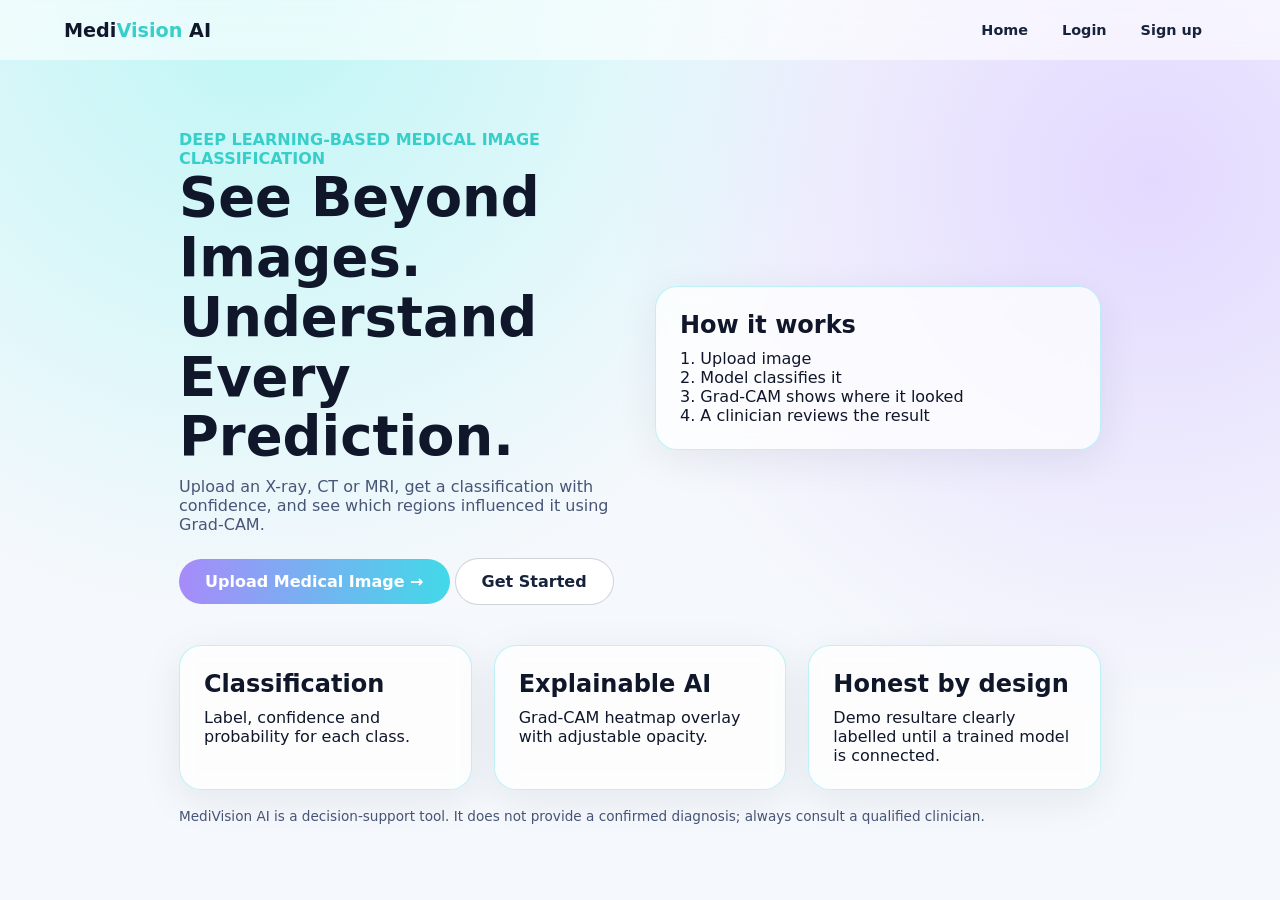
<file: frontend/index.html>
<!DOCTYPE html><html lang="en"><head><meta charset="UTF-8"><meta name="viewport" content="width=device-width,initial-scale=1">
<title>MediVision AI</title><link rel="stylesheet" href="css/style.css"></head>
<body class="bg"><script src="js/app.js"></script><script>pubnav()</script>
<main class="wrap"><section class="hero"><div>
<p style="color:var(--teal);font-weight:700">DEEP LEARNING-BASED MEDICAL IMAGE CLASSIFICATION</p>
<h1>See Beyond Images. Understand Every Prediction.</h1>
<p class="sub">Upload an X-ray, CT or MRI, get a classification with confidence, and see which regions influenced it using Grad-CAM.</p>
<a class="btn" href="upload.html">Upload Medical Image →</a> <a class="btn ghost" href="signup.html">Get Started</a></div>
<div class="card"><h2>How it works</h2><p>1. Upload image<br>2. Model classifies it<br>3. Grad-CAM shows where it looked<br>4. A clinician reviews the result</p></div></section>
<div class="grid"><div class="card"><h2>Classification</h2><p>Label, confidence and probability for each class.</p></div>
<div class="card"><h2>Explainable AI</h2><p>Grad-CAM heatmap overlay with adjustable opacity.</p></div>
<div class="card"><h2>Honest by design</h2><p>Demo resultare clearly labelled until a trained model is connected.</p></div></div>
<p class="warn">MediVision AI is a decision-support tool. It does not provide a confirmed diagnosis; always consult a qualified clinician.</p></main></body></html>
</file>
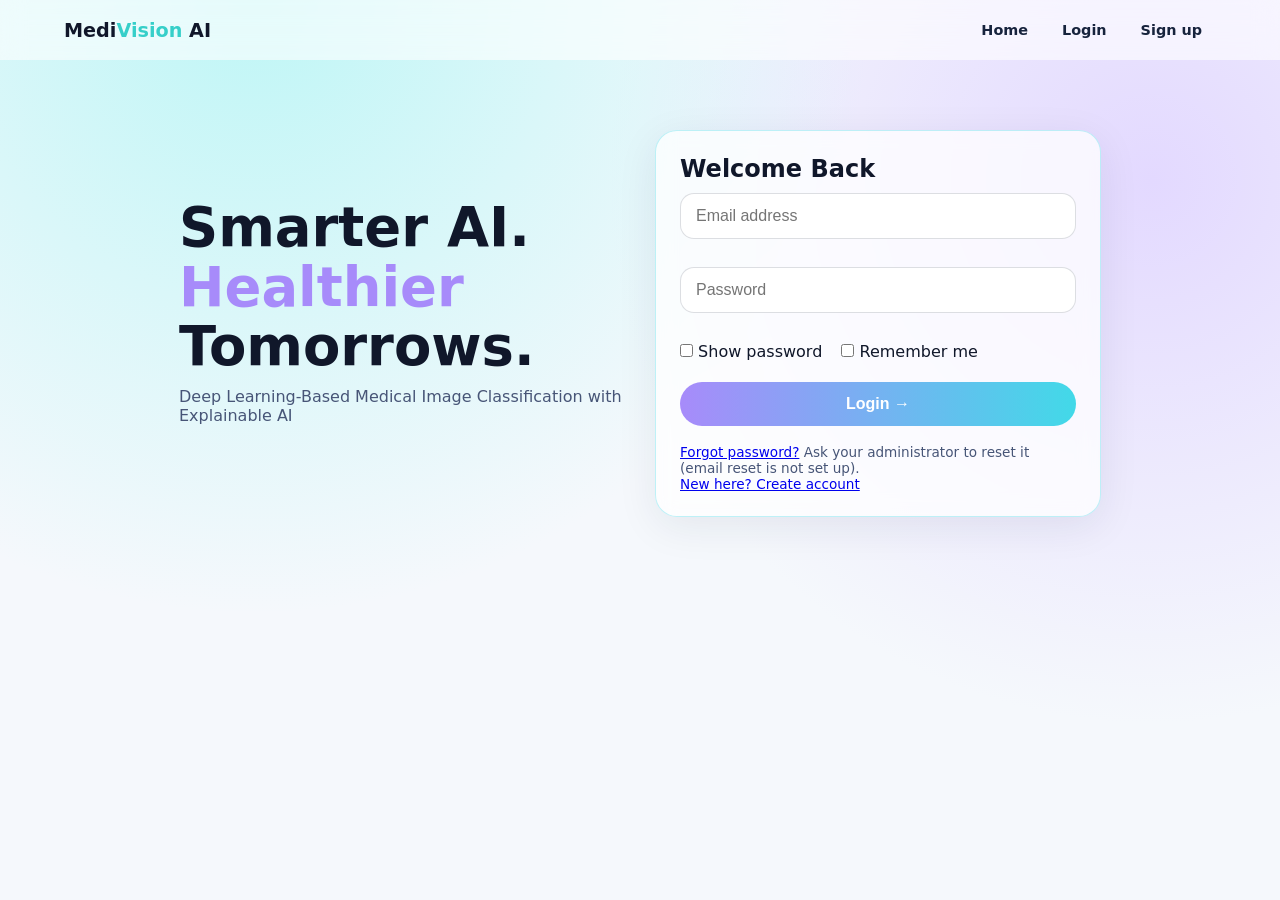
<file: frontend/classification.html>
<!DOCTYPE html><html lang="en"><head><meta charset="UTF-8"><meta name="viewport" content="width=device-width,initial-scale=1">
<title>Classification - MediVision AI</title><link rel="stylesheet" href="css/style.css"></head>
<body class="bg"><script src="js/app.js"></script><script>navbar("classification")</script>
<main class="wrap"><h1>Prediction Result</h1><div id="out"></div></main>
<script>
loadScan().then(r=>{
 if(!r){out.innerHTML='<p class="sub">Open a scan from History, or upload a new image.</p><a class="btn" href="upload.html">Upload an image</a>';return}
 const bars=Object.entries(r.probabilities).map(([k,v])=>`<p>${esc(k)}: ${v}%</p><div class="bar"><i data-w="${v}"></i></div>`).join("");
 const bad=r.label==="Abnormal";
 out.innerHTML=`<div class="grid"><div class="card"><img class="pv" src="${r.original}"></div><div class="card">
 <span class="pill ${esc(r.label)}">${bad?"⚠ ":"✓ "}${esc(r.label)}</span><h2 style="margin-top:16px">Confidence ${r.confidence}%</h2>${bars}
 <p class="warn">${esc(r.scan_type)} · ${r.patient_id?"Patient "+esc(r.patient_id)+" · ":""}${esc(r.created)}</p>
 <p class="warn"><b>Medical disclaimer:</b>A qualified clinician must review every result.</p></div></div><br>
 <a class="btn" href="explainable-ai.html?id=${r.id}">View Explanation →</a> <a class="btn ghost" href="report.html?id=${r.id}">Open Report</a> <a class="btn ghost" href="upload.html">Analyze Another</a>`;
 setTimeout(()=>document.querySelectorAll(".bar i").forEach(b=>b.style.width=b.dataset.w+"%"),50)}).catch(e=>toast(e.message,true));
</script></body></html>
</file>
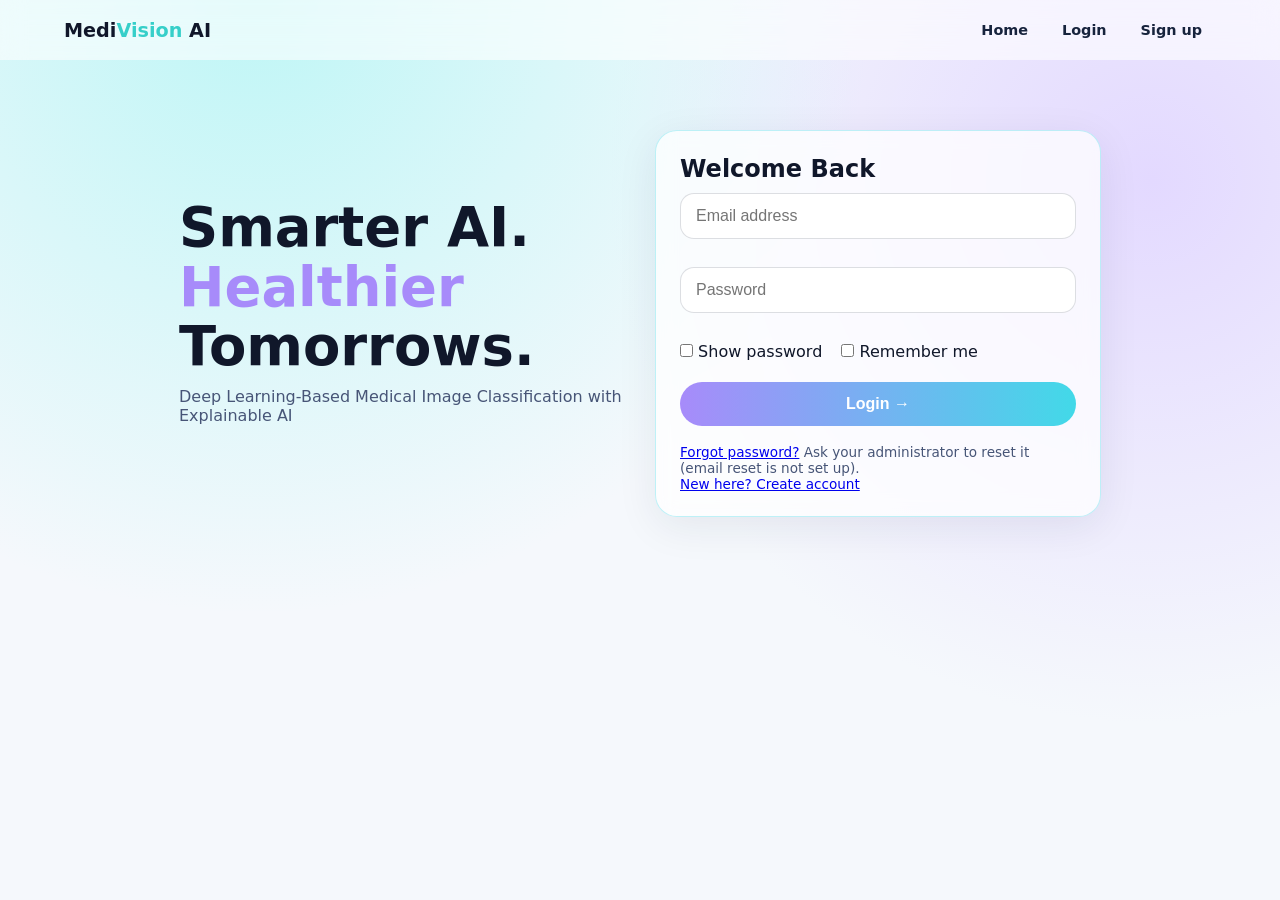
<file: frontend/explainable-ai.html>
<!DOCTYPE html><html lang="en"><head><meta charset="UTF-8"><meta name="viewport" content="width=device-width,initial-scale=1">
<title>Explainable AI - MediVision AI</title><link rel="stylesheet" href="css/style.css"></head>
<body class="bg"><script src="js/app.js"></script><script>navbar("explainable-ai")</script>
<main class="wrap"><h1>Explainable AI</h1><p class="sub">Grad-CAM: warm colours (red/yellow) mark regions that influenced the model most.</p><div id="out"></div></main>
<script>
loadScan().then(r=>{
 if(!r){out.innerHTML='<a class="btn" href="history.html">Pick a scan from History</a>';return}
 const lvl=r.confidence>=90?"high":r.confidence>=70?"moderate":"low";
 out.innerHTML=(r.mode==="demo"?'<div class="demo">The heatmap below is synthetic and does not reflect any model.</div>':"")+
 `<div class="grid"><div class="card"><h2>Original</h2><img class="pv" src="${r.original}"></div>
 <div class="card"><h2>Overlay</h2><div class="cmp"><img src="${r.original}"><img class="top" id="hm" src="${r.heatmap}" style="opacity:.6"></div>
 <p class="warn">Heatmap opacity (slide to compare with original)</p><input type="range" min="0" max="100" value="60" oninput="document.getElementById('hm').style.opacity=this.value/100"></div></div><br>
 <div class="card"><h2>Why this prediction?</h2><p>Prediction: <span class="pill ${esc(r.label)}">${esc(r.label)}</span> at ${r.confidence}% (${lvl} confidence).</p>
 <p class="warn">Red/yellow areas pushed the model toward this output. Check whether they fall on anatomically relevant regions; if they sit on text markers, borders or equipment, treat the prediction with suspicion. ${lvl==="low"?"Low confidence: seek clinician review.":""}</p>
 <p class="warn"></p></div><br><a class="btn ghost" href="classification.html?id=${r.id}">← Back</a> <a class="btn" href="report.html?id=${r.id}">Open Report →</a>`}).catch(e=>toast(e.message,true));
</script></body></html>
</file>
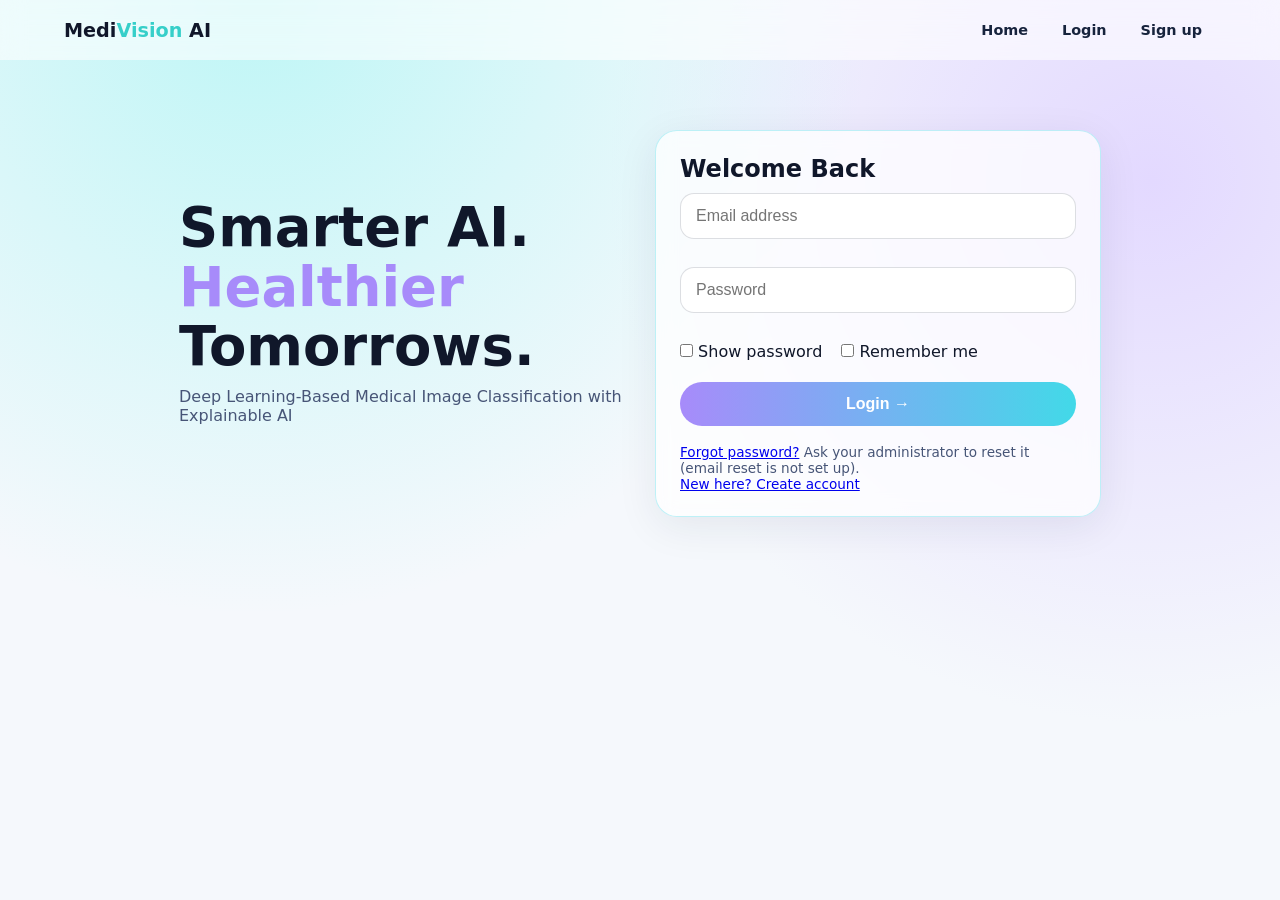
<file: frontend/gallery.html>
<!DOCTYPE html><html lang="en"><head><meta charset="UTF-8"><meta name="viewport" content="width=device-width,initial-scale=1">
<title>Gallery - MediVision AI</title><link rel="stylesheet" href="css/style.css"></head>
<body class="bg"><script src="js/app.js"></script><script>navbar("gallery")</script>
<main class="wrap"><h1>Medical Image Gallery</h1><br>
<div class="row"><input id="q" placeholder="Search patient ID / result"><select id="t"><option value="">All categories</option><option>X-Ray</option><option>CT Scan</option><option>MRI</option></select><button class="btn ghost sm" id="vw">List view</button></div>
<div class="thumbs" id="g"></div></main>
<div class="modal" id="zm"><div class="card" style="max-width:720px"><h2>Scan <span id="zi"></span></h2>
<div class="cmp"><img id="za"><img class="top" id="zb" style="opacity:0"></div>
<p class="warn">Before / after: slide to blend the Grad-CAM overlay over the original</p><input type="range" min="0" max="100" value="0" id="zs">
<p class="warn" id="zmeta"></p><button class="btn ghost" onclick="modal('zm',false)">Close</button></div></div>
<script>
let list=false;
async function load(){const d=await api("/scans?per=48&type="+encodeURIComponent(t.value)+"&q="+encodeURIComponent(q.value));
 g.className="thumbs"+(list?" list":"");
 g.innerHTML=d.items.map(r=>`<div class="card" onclick="zoom(${r.id})"><img src="${r.thumb}"><p><b>${esc(r.scan_type)}</b> <span class="pill ${esc(r.label)}" style="padding:2px 10px;font-size:.75rem">${esc(r.label)}</span></p><p class="warn" style="margin-top:4px">#${r.id} · ${esc(r.patient_id)||"no patient"} · ${esc(r.created)}</p></div>`).join("")||'<p class="sub">No images yet.</p>'}
q.oninput=t.onchange=load;vw.onclick=()=>{list=!list;vw.textContent=list?"Grid view":"List view";load()};
async function zoom(i){const r=await api("/scans/"+i);zi.textContent="#"+i;za.src=r.original;zb.src=r.heatmap;zs.value=0;zb.style.opacity=0;
 zmeta.textContent=`${r.scan_type} · ${r.label} ${r.confidence}% · patient ${r.patient_id||"n/a"} · ${r.created} · source ${r.mode}`;modal("zm",true)}
zs.oninput=()=>zb.style.opacity=zs.value/100;
load().catch(e=>toast(e.message,true));
</script></body></html>
</file>
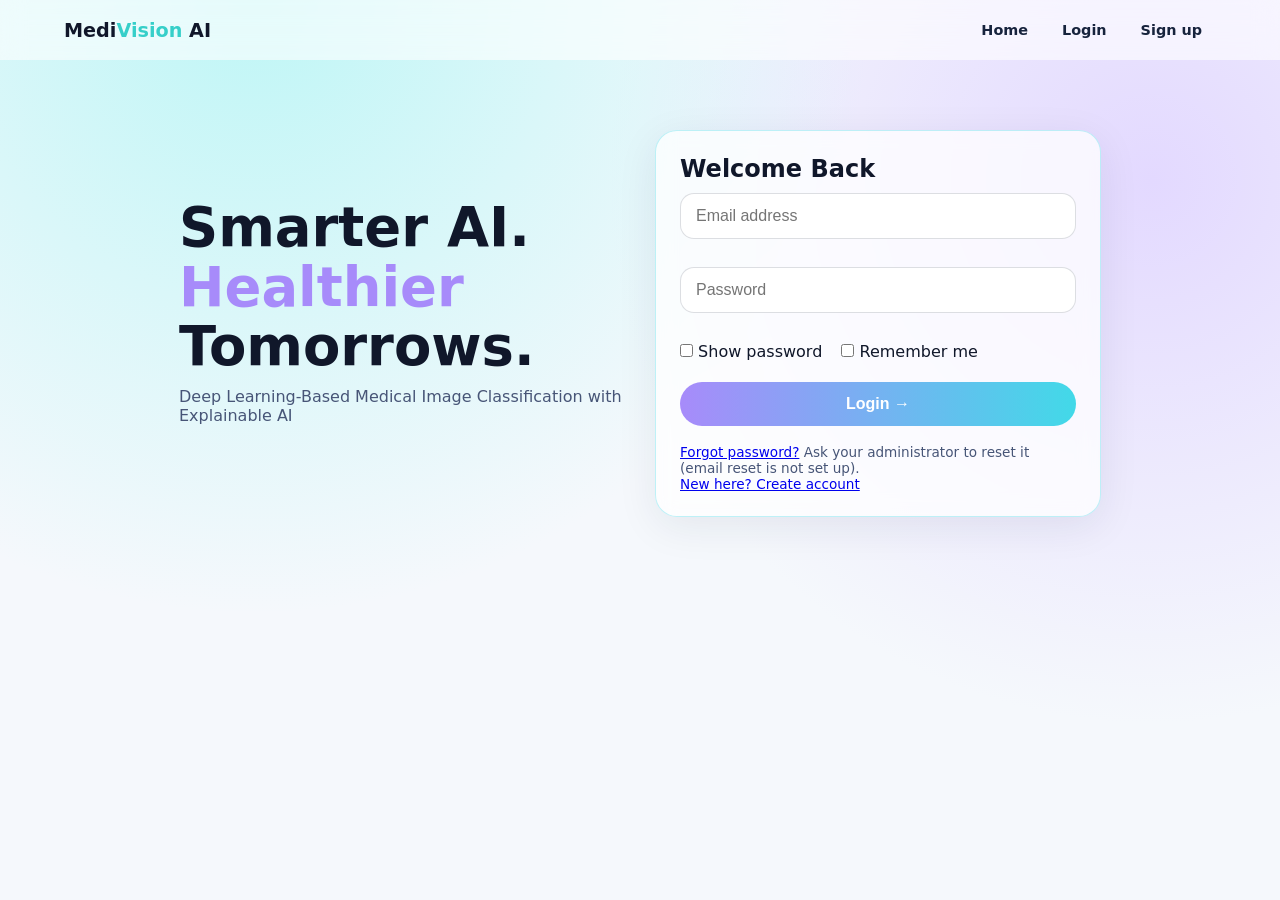
<file: frontend/history.html>
<!DOCTYPE html><html lang="en"><head><meta charset="UTF-8"><meta name="viewport" content="width=device-width,initial-scale=1">
<title>History - MediVision AI</title><link rel="stylesheet" href="css/style.css"></head>
<body class="bg"><script src="js/app.js"></script><script>navbar("history")</script>
<main class="wrap"><h1>Scan History</h1><br>
<div class="row"><input id="q" placeholder="Search patient ID / result / scan #"><select id="t"><option value="">All types</option><option>X-Ray</option><option>CT Scan</option><option>MRI</option></select><input id="f" type="date"><input id="to" type="date"></div>
<div class="card scroll"><table><thead><tr><th></th><th>#</th><th>Patient</th><th>Type</th><th>Result</th><th>Date</th><th></th></tr></thead><tbody id="rows"></tbody></table></div>
<div class="row" style="margin-top:14px"><button class="btn ghost sm" id="prev">← Prev</button><span id="pg"></span><button class="btn ghost sm" id="next">Next →</button></div></main>
<div class="modal" id="dm"><div class="card"><h2>Delete this scan?</h2><p class="warn">This cannot be undone.</p><br><button class="btn red" id="yes">Delete</button> <button class="btn ghost" onclick="modal('dm',false)">Cancel</button></div></div>
<script>
let page=1,total=0,del=null;const PER=8;
async function load(){
 const qs=new URLSearchParams({q:q.value,type:t.value,from:f.value,to:to.value,page,per:PER});
 const d=await api("/scans?"+qs);total=d.total;
 rows.innerHTML=d.items.map(r=>`<tr><td><img src="${r.thumb}"></td><td>${r.id}</td><td>${esc(r.patient_id)||"-"}</td><td>${esc(r.scan_type)}</td><td><span class="pill ${esc(r.label)}">${esc(r.label)} ${r.confidence}%</span></td><td>${esc(r.created)}</td>
 <td><a class="btn sm" href="classification.html?id=${r.id}">View</a> <button class="btn sm red" onclick="del=${r.id};modal('dm',true)">Delete</button></td></tr>`).join("")||'<tr><td colspan="7">No scans found.</td></tr>';
 pg.textContent=`Page ${page} of ${Math.max(Math.ceil(total/PER),1)} (${total} scans)`;prev.disabled=page<=1;next.disabled=page*PER>=total}
[q,t,f,to].forEach(e=>e.oninput=()=>{page=1;load()});
prev.onclick=()=>{page--;load()};next.onclick=()=>{page++;load()};
yes.onclick=async()=>{await api("/scans/"+del,{method:"DELETE"});modal("dm",false);toast("Scan deleted");load()};
load().catch(e=>toast(e.message,true));
</script></body></html>
</file>
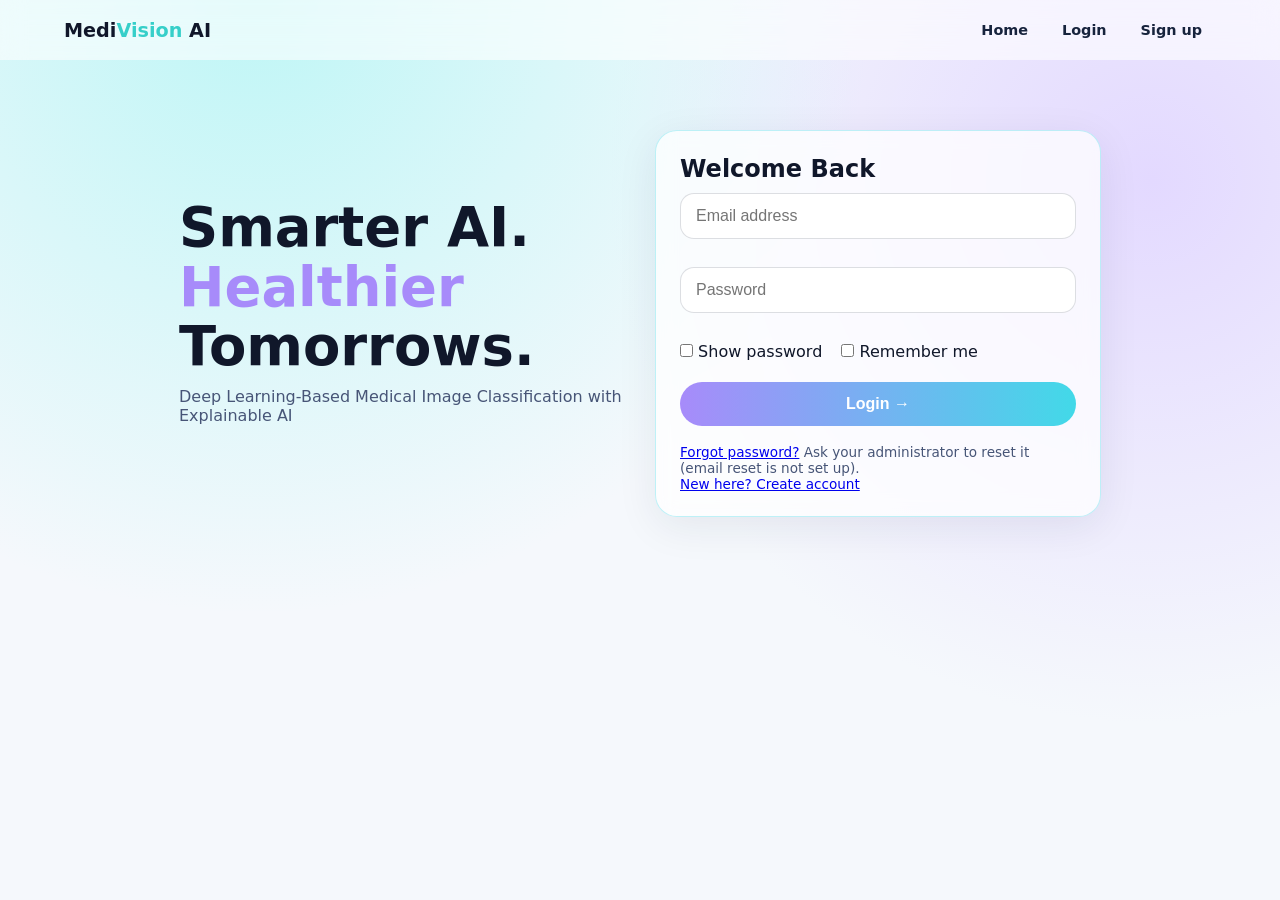
<file: frontend/login.html>
<!DOCTYPE html><html lang="en"><head><meta charset="UTF-8"><meta name="viewport" content="width=device-width,initial-scale=1">
<title>Login - MediVision AI</title><link rel="stylesheet" href="css/style.css"></head>
<body class="bg"><script src="js/app.js"></script><script>pubnav()</script>
<main class="wrap"><div class="hero"><div><h1>Smarter AI. <span style="color:var(--lav)">Healthier</span> Tomorrows.</h1><p class="sub">Deep Learning-Based Medical Image Classification with Explainable AI</p></div>
<div class="card"><h2>Welcome Back</h2>
<input id="email" type="email" placeholder="Email address"><div class="err" id="e1"></div>
<input id="pw" type="password" placeholder="Password"><div class="err" id="e2"></div>
<label><input type="checkbox" id="show" style="width:auto"> Show password</label>
<label style="margin-left:14px"><input type="checkbox" id="rem" style="width:auto"> Remember me</label><br><br>
<button class="btn" id="go" style="width:100%">Login →</button>
<p class="warn"><a href="support.html" onclick="return false">Forgot password?</a> Ask your administrator to reset it (email reset is not set up).<br><a href="signup.html">New here? Create account</a></p></div></div></main>
<script>
if(localStorage.getItem("mv_email")){email.value=localStorage.getItem("mv_email");rem.checked=true}
show.onchange=()=>pw.type=show.checked?"text":"password";
go.onclick=async()=>{
  e1.textContent=e2.textContent="";
  if(!/^\S+@\S+\.\S+$/.test(email.value)) return e1.textContent="Enter a valid email";
  if(!pw.value) return e2.textContent="Enter your password";
  try{const u=await jsend("/login",{email:email.value,password:pw.value});
    localStorage.setItem("mv_token",u.token);localStorage.setItem("mv_name",u.name);
    rem.checked?localStorage.setItem("mv_email",email.value):localStorage.removeItem("mv_email");location.href="dashboard.html"}
  catch(x){toast(x.message,true)}};
</script></body></html>
</file>
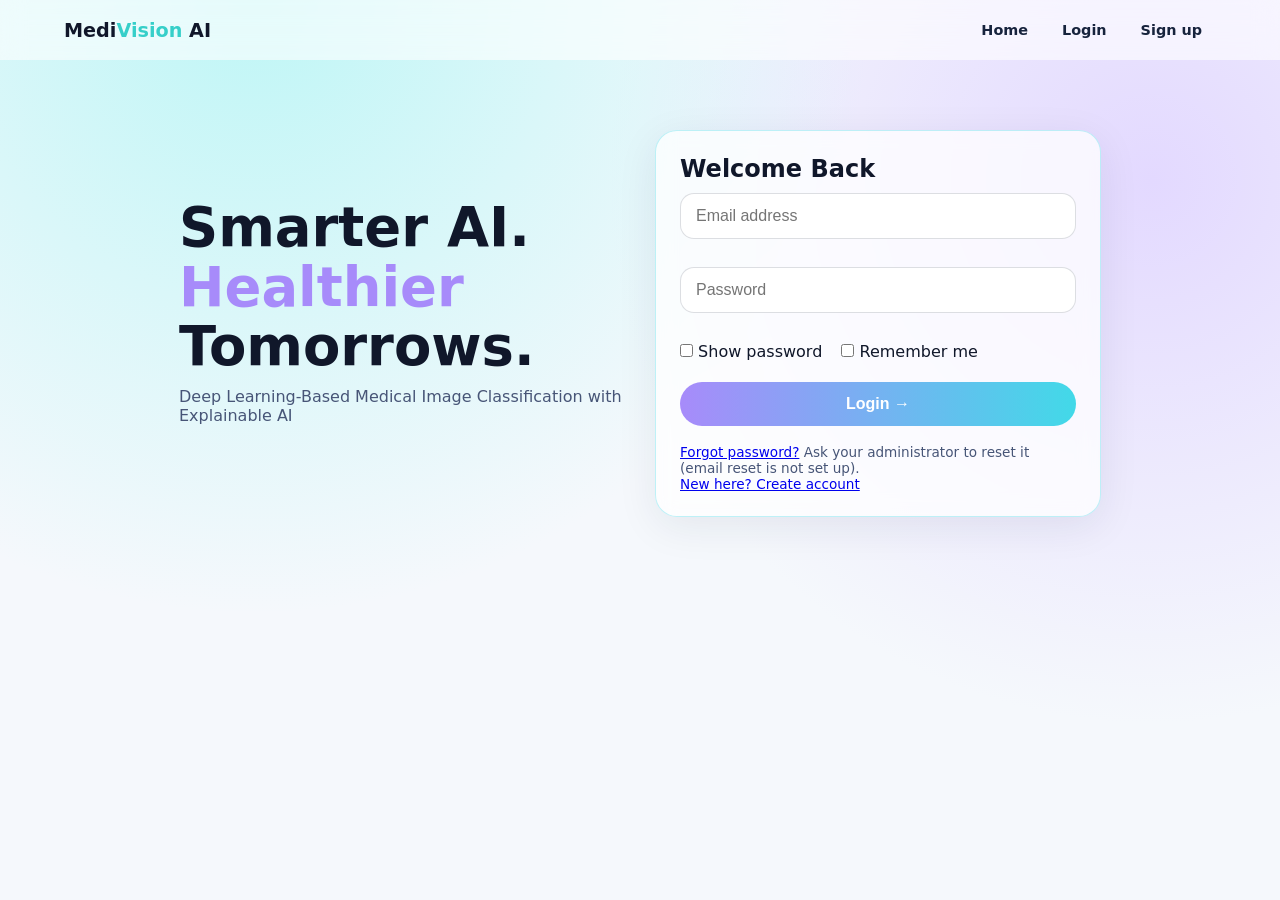
<file: frontend/patients.html>
<!DOCTYPE html><html lang="en"><head><meta charset="UTF-8"><meta name="viewport" content="width=device-width,initial-scale=1">
<title>Patients - MediVision AI</title><link rel="stylesheet" href="css/style.css"></head>
<body class="bg"><script src="js/app.js"></script><script>navbar("patients")</script>
<main class="wrap"><div class="row"><h1 style="flex:1">Patients</h1><button class="btn" id="add">+ Add patient</button></div>
<div class="row"><input id="q" placeholder="Search by name or patient ID"></div><div class="grid" id="list"></div></main>
<div class="modal" id="fm"><div class="card"><h2 id="ft">Add patient</h2>
<input id="pid" placeholder="Patient ID (unique)"><input id="pn" placeholder="Full name"><input id="pa" type="number" min="0" max="120" placeholder="Age">
<select id="ps"><option value="">Sex</option><option>Female</option><option>Male</option><option>Other</option></select><input id="pno" placeholder="Notes (optional)"><br>
<button class="btn" id="save">Save</button> <button class="btn ghost" onclick="modal('fm',false)">Cancel</button></div></div>
<div class="modal" id="vm"><div class="card"><h2 id="vt"></h2><div id="vb"></div><br><button class="btn ghost" onclick="modal('vm',false)">Close</button></div></div>
<script>
let items=[],editing=null;
async function load(){items=(await api("/patients?q="+encodeURIComponent(q.value))).items;
 list.innerHTML=items.map(p=>`<div class="card"><h2>${esc(p.name)}</h2><p class="warn">ID ${esc(p.pid)} · ${p.age||"?"} y · ${esc(p.sex)||"n/a"}<br>${p.scans} scan(s)</p><br>
 <button class="btn sm" onclick="view(${p.id})">Profile</button> <button class="btn sm ghost" onclick="edit(${p.id})">Edit</button> <button class="btn sm red" onclick="rm(${p.id})">Delete</button></div>`).join("")||'<p class="sub">No patients yet.</p>'}
q.oninput=load;
add.onclick=()=>{editing=null;ft.textContent="Add patient";[pid,pn,pa,ps,pno].forEach(e=>e.value="");pid.disabled=false;modal("fm",true)};
function edit(i){const p=items.find(x=>x.id===i);editing=i;ft.textContent="Edit patient";pid.value=p.pid;pid.disabled=true;pn.value=p.name;pa.value=p.age||"";ps.value=p.sex;pno.value=p.notes;modal("fm",true)}
save.onclick=async()=>{const b={pid:pid.value.trim(),name:pn.value.trim(),age:pa.value,sex:ps.value,notes:pno.value};
 try{editing?await jsend("/patients/"+editing,b,"PUT"):await jsend("/patients",b);modal("fm",false);toast("Saved");load()}catch(x){toast(x.message,true)}};
async function rm(i){if(!confirm("Delete this patient record? Their scans are kept."))return;await api("/patients/"+i,{method:"DELETE"});toast("Deleted");load()}
async function view(i){const p=items.find(x=>x.id===i);vt.textContent=p.name;
 const s=await api("/scans?per=20&q="+encodeURIComponent(p.pid));
 vb.innerHTML=`<p class="warn">ID ${esc(p.pid)} · ${p.age||"?"} y · ${esc(p.sex)}<br>${esc(p.notes)}</p><h3>Scan records</h3>`+(s.items.filter(r=>r.patient_id===p.pid).map(r=>`<p><a href="classification.html?id=${r.id}">#${r.id} ${esc(r.scan_type)}: ${esc(r.label)} ${r.confidence}%</a></p>`).join("")||'<p class="warn">No scans linked. Enter this Patient ID on the Upload page.</p>');modal("vm",true)}
load().catch(e=>toast(e.message,true));
</script></body></html>
</file>
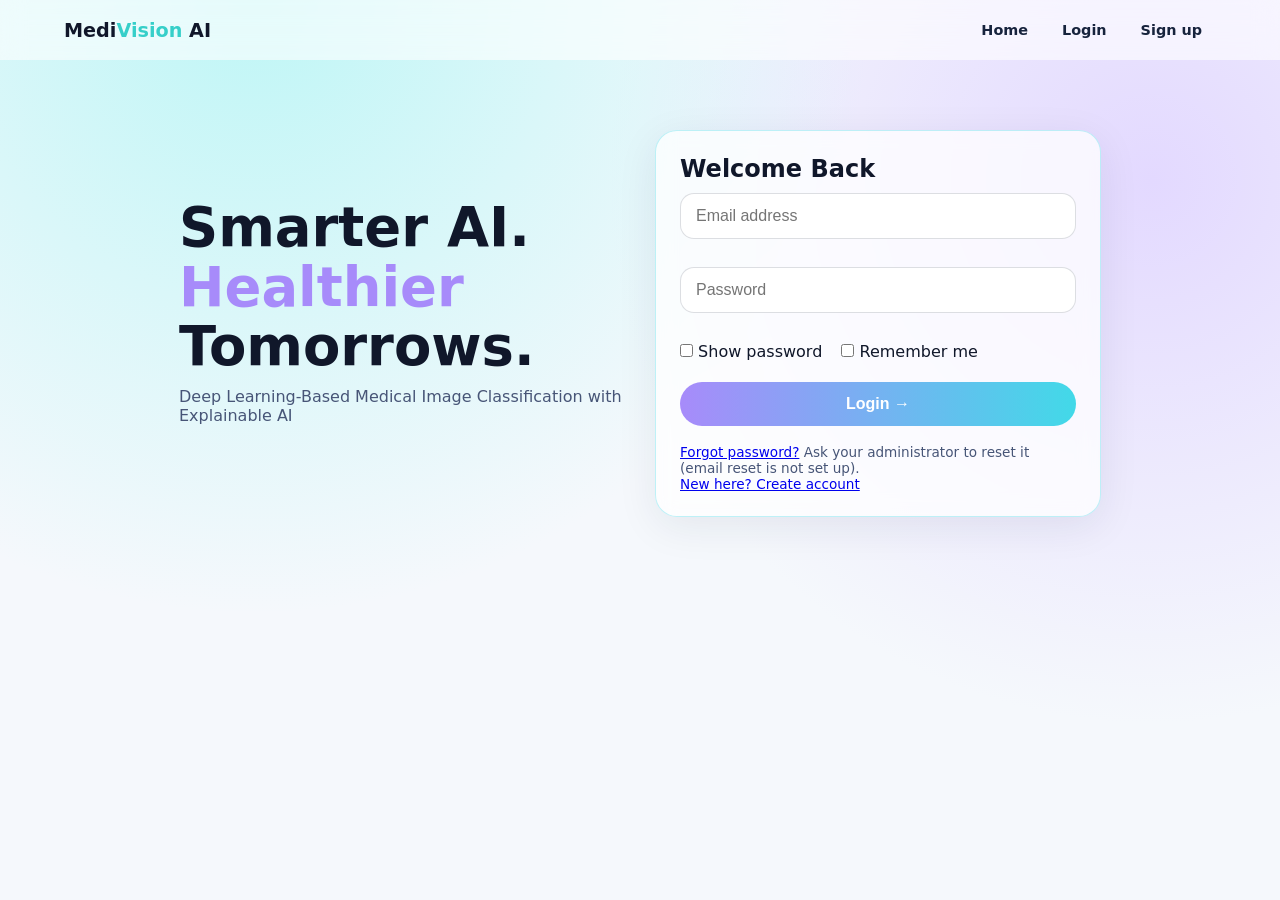
<file: frontend/profile.html>
<!DOCTYPE html><html lang="en"><head><meta charset="UTF-8"><meta name="viewport" content="width=device-width,initial-scale=1">
<title>Profile - MediVision AI</title><link rel="stylesheet" href="css/style.css"></head>
<body class="bg"><script src="js/app.js"></script><script>navbar("profile")</script>
<main class="wrap"><h1>Profile &amp; Settings</h1><br><div class="grid">
<div class="card"><h2>Profile</h2><img id="av" class="pv" style="width:96px;height:96px;border-radius:50%;object-fit:cover;margin-bottom:10px" src="data:image/svg+xml,%3Csvg xmlns='http://www.w3.org/2000/svg' width='96' height='96'%3E%3Crect width='96' height='96' fill='%2342D9E8'/%3E%3C/svg%3E">
<input type="file" id="pic" accept="image/*"><div class="err"></div>
<input id="pn" placeholder="Full name"><input id="em" disabled><select id="pr"><option>Radiologist</option><option>Physician</option><option>Technician</option><option>Student / Researcher</option></select><br>
<button class="btn" id="sv">Save profile</button></div>
<div class="card"><h2>Password</h2><input id="o" type="password" placeholder="Current password"><input id="n" type="password" placeholder="New password (8+)"><br><button class="btn" id="cp">Change password</button></div>
<div class="card"><h2>Preferences</h2><div class="sw">Theme<select id="th" style="width:auto"><option value="light">Light</option><option value="dark">Dark</option></select></div>
<div class="sw">Notify when a scan finishes<input type="checkbox" id="n1" style="width:auto"></div><div class="sw">Weekly activity summary<input type="checkbox" id="n2" style="width:auto"></div></div>
<div class="card"><h2>Privacy</h2><p class="warn">Delete every scan and heatmap stored under your account.</p><br><button class="btn red" id="wipe">Delete all my scans</button><br><br><button class="btn ghost" onclick="localStorage.removeItem('mv_token');location.href='login.html'">Logout</button></div></div></main>
<script>
api("/me").then(u=>{pn.value=u.name;em.value=u.email;pr.value=u.role});
if(localStorage.getItem("mv_avatar"))av.src=localStorage.getItem("mv_avatar");
pic.onchange=()=>{const f=pic.files[0];if(!f)return;if(f.size>1e6)return toast("Max 1 MB",true);const r=new FileReader();r.onload=()=>{localStorage.setItem("mv_avatar",r.result);av.src=r.result;toast("Picture updated")};r.readAsDataURL(f)};
sv.onclick=async()=>{try{await jsend("/me",{name:pn.value,role:pr.value},"PUT");localStorage.setItem("mv_name",pn.value);toast("Profile saved")}catch(x){toast(x.message,true)}};
cp.onclick=async()=>{try{await jsend("/password",{old:o.value,new:n.value});o.value=n.value="";toast("Password changed")}catch(x){toast(x.message,true)}};
th.value=localStorage.getItem("mv_theme")||"light";th.onchange=()=>{localStorage.setItem("mv_theme",th.value);document.documentElement.dataset.theme=th.value};
[n1,n2].forEach(e=>{e.checked=localStorage.getItem("mv_"+e.id)==="1";e.onchange=()=>{localStorage.setItem("mv_"+e.id,e.checked?"1":"0");toast("Preference saved")}});
wipe.onclick=async()=>{if(confirm("Delete ALL your scans? This cannot be undone.")){await api("/scans",{method:"DELETE"});toast("All scans deleted")}};
</script></body></html>
</file>
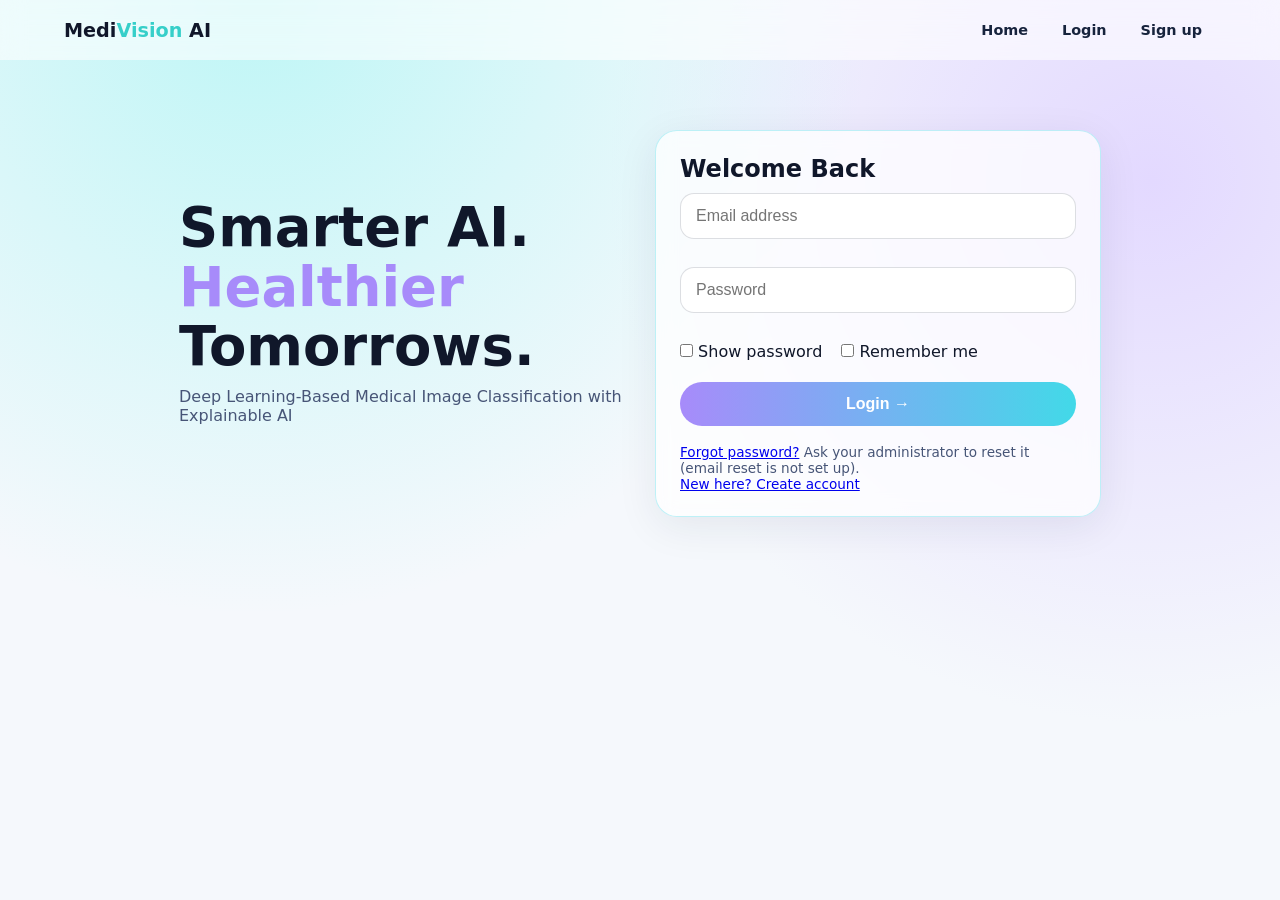
<file: frontend/report.html>
<!DOCTYPE html><html lang="en"><head><meta charset="UTF-8"><meta name="viewport" content="width=device-width,initial-scale=1">
<title>Report - MediVision AI</title><link rel="stylesheet" href="css/style.css"></head>
<body class="bg"><script src="js/app.js"></script><script>navbar("report")</script>
<main class="wrap"><div class="row noprint"><h1 style="flex:1">Diagnostic Report</h1><button class="btn" onclick="window.print()">Print report</button><button class="btn ghost" onclick="toast('In the print dialog choose Save as PDF');setTimeout(()=>window.print(),600)">Download PDF</button></div><div id="out"></div></main>
<script>
loadScan().then(r=>{
 if(!r){out.innerHTML='<a class="btn" href="history.html">Pick a scan from History</a>';return}
 const p=r.patient;
 out.innerHTML=`<div class="card"><h2>MediVision AI: Imaging Report #${r.id}</h2><p class="warn">Generated ${esc(r.created)} UTC</p><hr>
 <h3>Patient</h3><p>${p?`${esc(p.name)} · ID ${esc(p.pid)} · ${p.age||"?"} y · ${esc(p.sex)||"sex n/a"}`:`Patient ID: ${esc(r.patient_id)||"not provided"} (no matching patient record)`}</p>
 <h3>Scan details</h3><p>Type: ${esc(r.scan_type)} · Source: ${r.mode==="model"?"trained model":"DEMO values"}</p>
 <h3>AI classification</h3><p><span class="pill ${esc(r.label)}">${esc(r.label)}</span> Confidence ${r.confidence}% · ${Object.entries(r.probabilities).map(([k,v])=>esc(k)+" "+v+"%").join(" / ")}</p>
 <div class="grid" style="margin:14px 0"><img class="pv" src="${r.original}"><img class="pv" src="${r.heatmap}"></div>
 <h3>Findings summary</h3><p>The model classified this ${esc(r.scan_type)} image as <b>${esc(r.label)}</b> with ${r.confidence}% confidence. The Grad-CAM image (right) marks the regions that most influenced this output.</p>
 <p style="margin-top:30px">Reviewing clinician: ____________________ Date: __________</p>
 <div class="emerg" style="margin-top:20px">AI results are decision-support outputs,confirmed diagnoses. Diagnosis and treatment decisions must be made by a qualified clinician.</div></div>`}).catch(e=>toast(e.message,true));
</script></body></html>
</file>
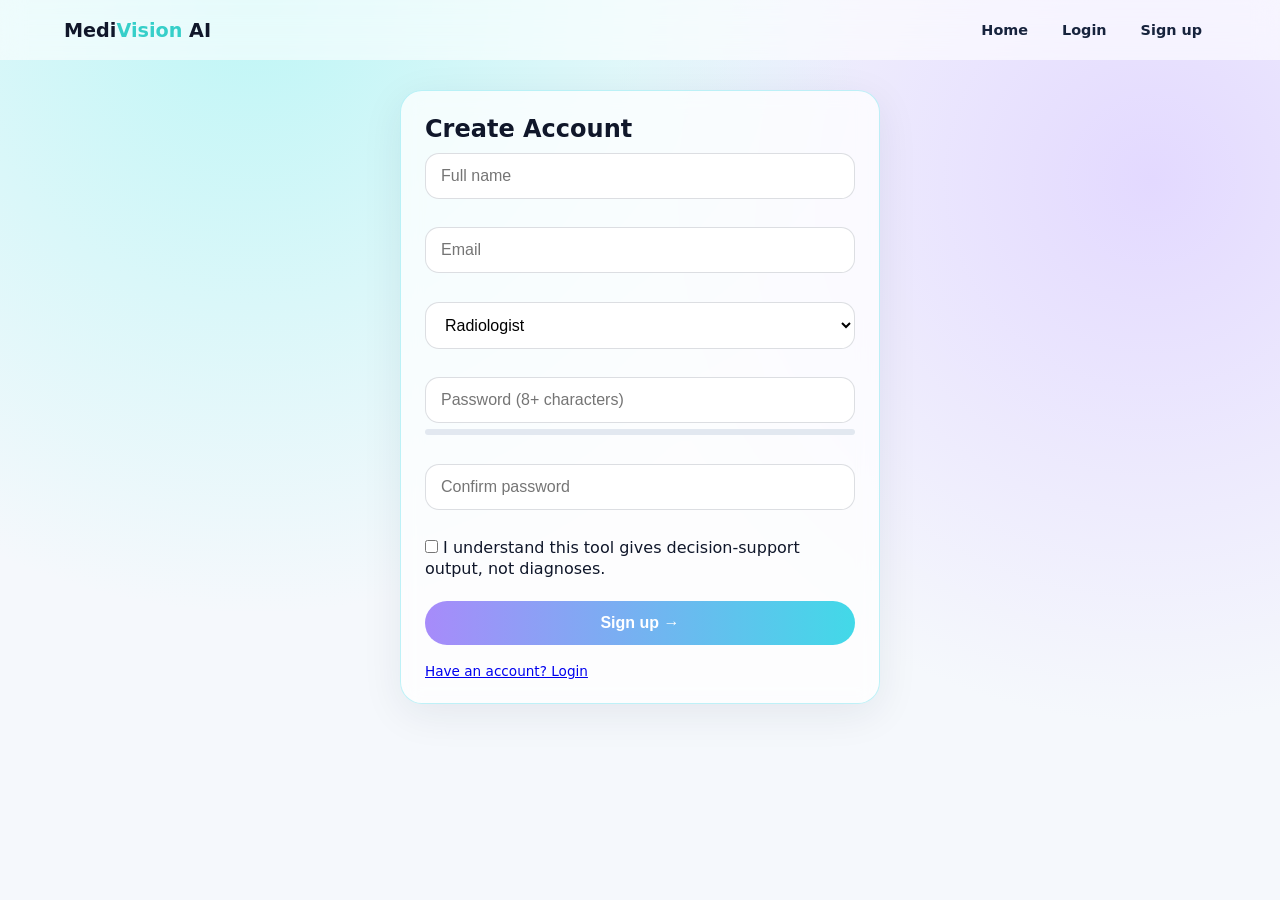
<file: frontend/signup.html>
<!DOCTYPE html><html lang="en"><head><meta charset="UTF-8"><meta name="viewport" content="width=device-width,initial-scale=1">
<title>Sign up - MediVision AI</title><link rel="stylesheet" href="css/style.css"></head>
<body class="bg"><script src="js/app.js"></script><script>pubnav()</script>
<main class="wrap"><div class="card" style="max-width:480px;margin:auto"><h2>Create Account</h2>
<input id="fn" placeholder="Full name"><div class="err" id="e0"></div>
<input id="email" type="email" placeholder="Email"><div class="err" id="e1"></div>
<select id="role"><option>Radiologist</option><option>Physician</option><option>Technician</option><option>Student / Researcher</option></select><div class="err"></div>
<input id="pw" type="password" placeholder="Password (8+ characters)"><div class="meter"><i id="m"></i></div><div class="err" id="e2"></div>
<input id="pw2" type="password" placeholder="Confirm password"><div class="err" id="e3"></div>
<label><input type="checkbox" id="tc" style="width:auto"> I understand this tool gives decision-support output, not diagnoses.</label><div class="err" id="e4"></div>
<button class="btn" id="go" style="width:100%">Sign up →</button><p class="warn"><a href="login.html">Have an account? Login</a></p></div></main>
<script>
pw.oninput=()=>{const v=pw.value;let s=(v.length>=8)+(/[A-Z]/.test(v))+(/\d/.test(v))+(/[^A-Za-z0-9]/.test(v));
  m.style.width=s*25+"%";m.style.background=["#dc2626","#dc2626","#f59e0b","#16a34a","#16a34a"][s]};   // strength meter
go.onclick=async()=>{
  [e0,e1,e2,e3,e4].forEach(e=>e.textContent="");let bad=false;
  if(!fn.value.trim()){e0.textContent="Enter your name";bad=true}
  if(!/^\S+@\S+\.\S+$/.test(email.value)){e1.textContent="Enter a valid email";bad=true}
  if(pw.value.length<8){e2.textContent="Use 8+ characters";bad=true}
  if(pw.value!==pw2.value){e3.textContent="Passwords do not match";bad=true}
  if(!tc.checked){e4.textContent="Please accept to continue";bad=true}
  if(bad)return;
  try{await jsend("/register",{name:fn.value,email:email.value,password:pw.value,role:role.value});toast("Account created");setTimeout(()=>location.href="login.html",900)}
  catch(x){toast(x.message,true)}};
</script></body></html>
</file>
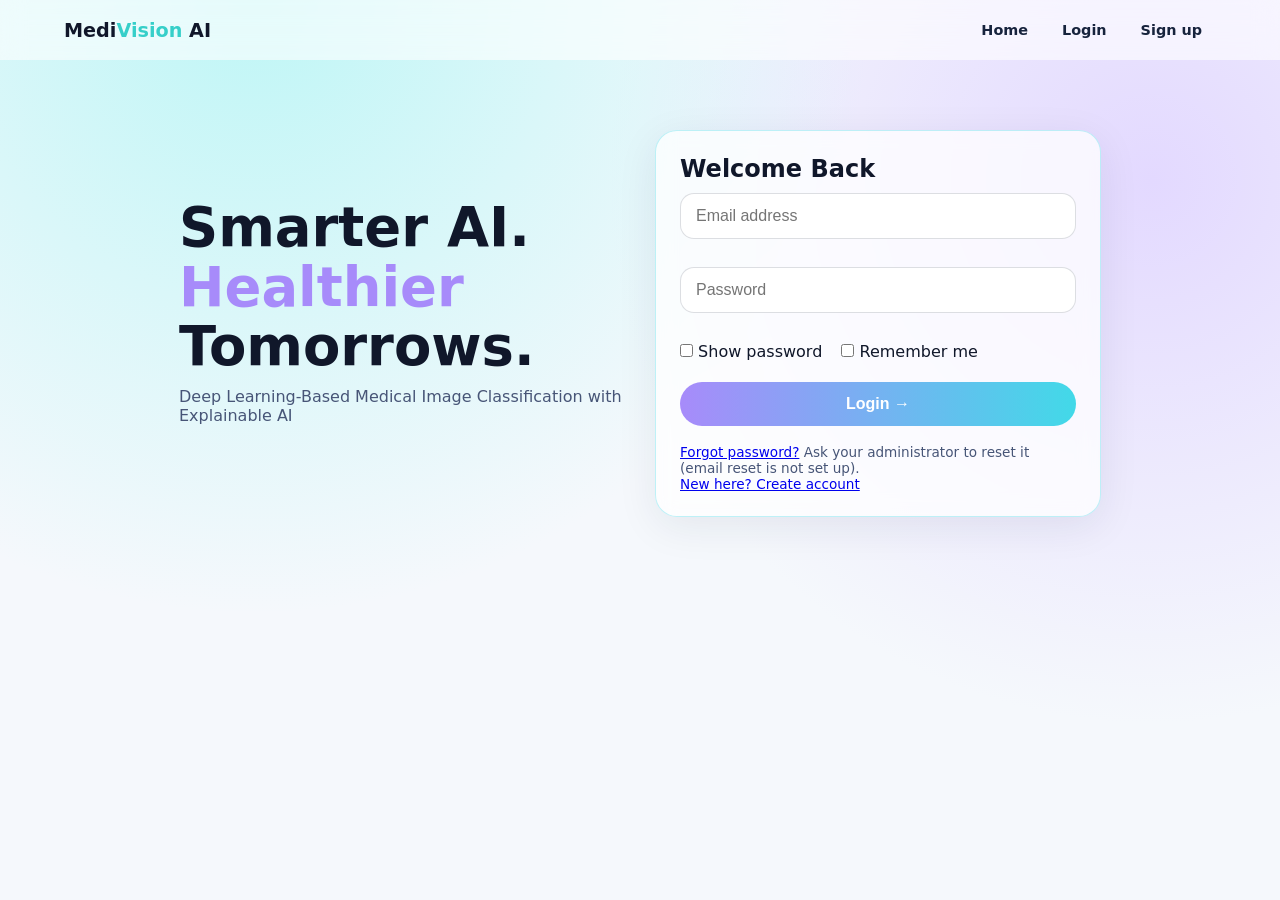
<file: frontend/support.html>
<!DOCTYPE html><html lang="en"><head><meta charset="UTF-8"><meta name="viewport" content="width=device-width,initial-scale=1">
<title>Help - MediVision AI</title><link rel="stylesheet" href="css/style.css"></head>
<body class="bg"><script src="js/app.js"></script><script>navbar("support")</script>
<main class="wrap"><h1>Help &amp; Support</h1><br>
<div class="emerg">Medical emergency? In case of a medical emergency, seek immediate medical attention or contact your nearest emergency services.


</div>
<div class="grid"><div class="card"><h2>FAQ</h2><input id="q" placeholder="Search FAQs"><div id="faq"></div></div>
<div class="card"><h2>Contact support / feedback</h2><select id="k"><option>Support</option><option>Feedback</option><option>Bug report</option></select><input id="s" placeholder="Subject"><input id="m" placeholder="Your message"><br><button class="btn" id="send">Send</button></div>
<div class="card"><h2>Documentation</h2><p class="warn"><b>Upload:</b> any image file (JPG, PNG, BMP, GIF, WEBP, TIFF…) up to 10 MB, choose X-Ray/CT/MRI, optional Patient ID.<br><b>Classification:</b> label, confidence and class probabilities.<br><b>Explainable AI:</b> Grad-CAM overlay shows influential regions.<br><b>Report:</b> print or Save as PDF.</p></div>
<div class="card"><h2>About MediVision AI</h2><p class="warn">Medivision AI is an intelligent healthcare platform powered by Artificial Intelligence.
It helps analyze medical images and reports efficiently.
The platform provides AI-assisted insights to support medical diagnosis.
Users can upload medical files in supported formats for analysis.
It offers clear visualizations and illustrative sample metrics.
Medivision AI aims to make healthcare information more accessible and understandable.
Our mission is to support smarter, faster, and more informed healthcare decisions.</p></div></div></main>
<script>
const F=[["What file types can I upload?","Any image file: JPG, PNG, BMP, GIF, WEBP, TIFF and similar, up to 10 MB. Documents such as PDF or Word cannot be analysed because the model reads images only."],["Is the prediction a diagnosis?","It is a decision-support output that a qualified clinician must review."],["What does the heatmap show?","Grad-CAM highlights image regions that influenced the model's output the most."],["How do I get a PDF report?","Open a report and press Download PDF, then choose Save as PDF."],["How do I link scans to a patient?","Add the patient on the Patients page and type the same Patient ID when uploading."]];
function show(){const t=q.value.toLowerCase();faq.innerHTML=F.filter(x=>(x[0]+x[1]).toLowerCase().includes(t)).map(x=>`<details><summary>${x[0]}</summary><p class="warn">${x[1]}</p></details>`).join("")||'<p class="warn">No match.</p>'}
q.oninput=show;show();
send.onclick=async()=>{try{await jsend("/support",{kind:k.value,subject:s.value,message:m.value});s.value=m.value="";toast("Message saved. Thank you!")}catch(x){toast(x.message,true)}};
</script></body></html>
</file>
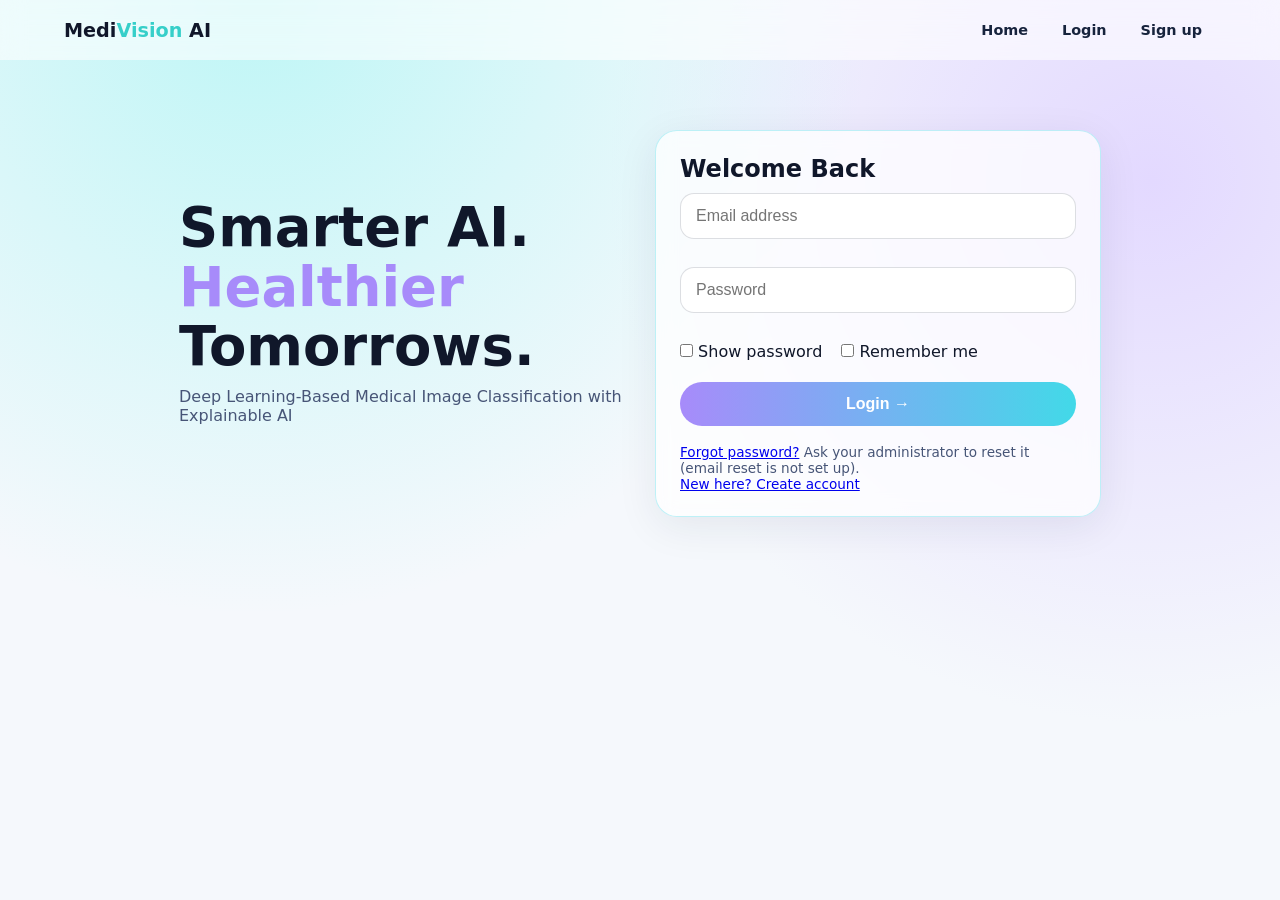
<file: frontend/upload.html>
<!DOCTYPE html><html lang="en"><head><meta charset="UTF-8"><meta name="viewport" content="width=device-width,initial-scale=1">
<title>Upload - MediVision AI</title><link rel="stylesheet" href="css/style.css"></head>
<body class="bg"><script src="js/app.js"></script><script>requireLogin();navbar("upload.html")</script>
<main class="wrap"><h1>Upload Medical Image</h1><p class="sub">Choose or drag and drop any image file (JPG, PNG, BMP, GIF, WEBP, TIFF…) – max 10 MB.</p>
<div class="drop" id="drop"><p>Drag &amp; drop your image here</p><br><button class="btn" id="pick">Choose Image →</button>
<input type="file" id="file" hidden><br><br><img id="pv" class="pv" style="max-width:320px;margin:auto;display:none"></div>
<div class="chips" id="chips"><span class="chip on">X-Ray</span><span class="chip">CT Scan</span><span class="chip">MRI</span></div>
<input id="pid" placeholder="Patient ID (optional)" style="max-width:320px"><br>
<button class="btn" id="go" disabled>Analyze Image →</button>
<div id="prog" class="card" style="display:none;margin-top:20px;text-align:center"><h2>Analyzing Your Image</h2><div class="spin"></div><div class="bar"><i id="fill"></i></div><p id="pct">0%</p></div></main>
<script>
let f=null,type="X-Ray";
chips.onclick=e=>{if(!e.target.classList.contains("chip"))return;chips.querySelectorAll(".chip").forEach(c=>c.classList.remove("on"));e.target.classList.add("on");type=e.target.textContent};
pick.onclick=()=>file.click(); file.onchange=()=>take(file.files[0]);
drop.ondragover=e=>{e.preventDefault();drop.classList.add("over")}; drop.ondragleave=()=>drop.classList.remove("over");
drop.ondrop=e=>{e.preventDefault();drop.classList.remove("over");take(e.dataTransfer.files[0])};

function take(x){ // any file type: check size, then try to preview it as an image
  if(!x) return;
  if(x.size>10*1024*1024) return toast("File is larger than 10 MB",true);
  pv.onerror=()=>{f=null;go.disabled=true;pv.style.display="none";
    toast("This file type cannot be previewed or classified. Please upload an image.",true)};
  pv.onload=()=>{f=x;go.disabled=false;toast("Image ready")};
  pv.src=URL.createObjectURL(x);pv.style.display="block";
}

go.onclick=async()=>{
  go.disabled=true;prog.style.display="block";let p=0;
  const t=setInterval(()=>{p=Math.min(p+4,90);fill.style.width=p+"%";pct.textContent=p+"%"},150);  // visual progress; real wait is the API call
  const fd=new FormData();fd.append("image",f);fd.append("scan_type",type);fd.append("patient_id",pid.value);
  try{const r=await api("/predict",{method:"POST",body:fd});clearInterval(t);fill.style.width="100%";pct.textContent="100%";
    setTimeout(()=>location.href="classification.html?id="+r.id,400)}
  catch(x){clearInterval(t);prog.style.display="none";go.disabled=false;toast(x.message,true)}
};
</script></body></html>
</file>
<file: frontend/css/style.css>
/* MediVision AI design system - shared by every page */
:root{--navy:#10172A;--blue:#17233D;--cyan:#42D9E8;--teal:#36CFC9;--lav:#A78BFA;--bg:#F5F8FC;--ok:#16a34a;--bad:#dc2626}
*{box-sizing:border-box;margin:0}
body{font-family:Inter,system-ui,sans-serif;background:var(--bg);color:var(--navy);min-height:100vh;overflow-x:hidden}
.bg{background:radial-gradient(circle at 20% 0,#bff6f6,transparent 45%),radial-gradient(circle at 90% 20%,#e3d9ff,transparent 40%),var(--bg)}
nav{display:flex;align-items:center;justify-content:space-between;padding:14px 5vw;background:rgba(255,255,255,.6);backdrop-filter:blur(12px);position:sticky;top:0;z-index:5}
.logo{font-weight:800;font-size:1.2rem;text-decoration:none;color:var(--navy)}.logo b{color:var(--teal)}
nav .links{display:flex;gap:6px;flex-wrap:wrap}
nav a.l{padding:8px 14px;border-radius:99px;text-decoration:none;color:var(--blue);font-weight:600;font-size:.9rem}
nav a.l:hover,nav a.l.on{background:#fff;box-shadow:0 2px 10px #17233d22}
.wrap{max-width:1050px;margin:0 auto;padding:30px 5vw}
h1{font-size:clamp(2rem,5vw,3.4rem);line-height:1.1}h2{margin-bottom:10px}
.sub{color:#475577;margin:10px 0 24px;max-width:560px}
.card{background:rgba(255,255,255,.75);backdrop-filter:blur(10px);border:1px solid #42d9e855;border-radius:22px;padding:24px;box-shadow:0 10px 40px #17233d14}
.btn{display:inline-block;border:0;cursor:pointer;padding:13px 26px;border-radius:99px;font-weight:700;font-size:1rem;text-decoration:none;color:#fff;background:linear-gradient(90deg,var(--lav),var(--cyan));transition:.2s}
.btn:hover{transform:translateY(-2px);box-shadow:0 8px 24px #42d9e866}.btn:disabled{opacity:.5;cursor:not-allowed;transform:none}
.btn.ghost{background:#fff;color:var(--blue);border:1px solid #17233d33}
.grid{display:grid;grid-template-columns:repeat(auto-fit,minmax(280px,1fr));gap:22px}
input,select{width:100%;padding:13px 15px;border:1px solid #17233d26;border-radius:14px;font-size:1rem;margin-bottom:6px;background:#fff}
input:focus{outline:2px solid var(--cyan)}.err{color:var(--bad);font-size:.82rem;min-height:1.1em;margin-bottom:8px}
.drop{border:2px dashed var(--teal);border-radius:22px;padding:40px 20px;text-align:center;background:#e9fffb;transition:.2s}
.drop.over{background:#c9fbf3;transform:scale(1.01)}
.chips{display:flex;gap:10px;flex-wrap:wrap;margin:16px 0}
.chip{padding:9px 18px;border-radius:99px;border:1px solid var(--teal);background:#fff;cursor:pointer;font-weight:600}
.chip.on{background:var(--teal);color:#fff}
.bar{height:12px;background:#e2e8f0;border-radius:9px;overflow:hidden}.bar i{display:block;height:100%;width:0;background:linear-gradient(90deg,var(--teal),var(--cyan));transition:width .8s}
.pill{display:inline-block;padding:8px 20px;border-radius:99px;font-weight:800;color:#fff}.pill.Normal{background:var(--ok)}.pill.Abnormal{background:var(--bad)}
.demo{background:#fff4d6;border:1px solid #f59e0b;color:#7a4a00;padding:12px 16px;border-radius:14px;margin-bottom:18px;font-weight:600}
.warn{font-size:.85rem;color:#475577;margin-top:18px}
img.pv{width:100%;border-radius:16px;display:block;background:#000}
.cmp{position:relative;border-radius:16px;overflow:hidden}.cmp img{width:100%;display:block}.cmp .top{position:absolute;inset:0}
#toast{position:fixed;bottom:24px;left:50%;transform:translateX(-50%);display:flex;flex-direction:column;gap:8px;z-index:9}
#toast div{background:var(--navy);color:#fff;padding:12px 20px;border-radius:12px;animation:in .3s}#toast div.e{background:var(--bad)}
@keyframes in{from{opacity:0;transform:translateY(10px)}}
.spin{width:44px;height:44px;border:5px solid #e2e8f0;border-top-color:var(--teal);border-radius:50%;animation:s 1s linear infinite;margin:14px auto}
@keyframes s{to{transform:rotate(360deg)}}
.hero{display:grid;grid-template-columns:repeat(auto-fit,minmax(300px,1fr));gap:30px;align-items:center;padding:40px 0}
@media(max-width:600px){nav .links{display:none}}
/* ---- app shell (sidebar), tables, modals, dark theme ---- */
body.app main.wrap{margin-left:230px;max-width:none;padding:30px 4vw}
.side{position:fixed;inset:0 auto 0 0;width:230px;background:#10172A;padding:18px 12px;overflow-y:auto;z-index:10;transition:.25s}
.side .logo{color:#fff;display:block;padding:6px 12px 18px}
.side a.l{display:block;color:#c9d6f2;padding:10px 14px;border-radius:12px;text-decoration:none;font-weight:600;font-size:.92rem;margin-bottom:3px}
.side a.l:hover{background:#ffffff14}.side a.l.on{background:linear-gradient(90deg,var(--lav),var(--cyan));color:#fff}
.topbar{display:none;align-items:center;gap:12px;padding:12px 4vw;background:#10172A;color:#fff;position:sticky;top:0;z-index:9}
.topbar button{background:none;border:0;color:#fff;font-size:1.5rem;cursor:pointer}
@media(max-width:860px){body.app main.wrap{margin-left:0}.side{transform:translateX(-100%)}.side.open{transform:none}.topbar{display:flex}}
.scroll{overflow-x:auto}table{width:100%;border-collapse:collapse}th,td{padding:10px;text-align:left;border-bottom:1px solid #17233d1a;font-size:.92rem;vertical-align:middle}
td img{width:46px;height:46px;border-radius:8px;object-fit:cover}
.stat b{font-size:2rem;display:block}.stat span{color:#475577;font-size:.9rem}
.row{display:flex;gap:10px;flex-wrap:wrap;align-items:center;margin-bottom:16px}.row input,.row select{width:auto;flex:1;min-width:140px;margin:0}
.btn.sm{padding:7px 14px;font-size:.85rem}.btn.red{background:var(--bad)}
.modal{position:fixed;inset:0;background:#000a;display:none;place-items:center;z-index:30}.modal.open{display:grid}
.modal .card{background:#fff;max-width:560px;width:92%;max-height:90vh;overflow:auto}
.thumbs{display:grid;grid-template-columns:repeat(auto-fill,minmax(190px,1fr));gap:16px}.thumbs.list{grid-template-columns:1fr}
.thumbs .card{padding:12px;cursor:pointer}.thumbs img{width:100%;height:150px;object-fit:cover;border-radius:12px}.thumbs.list img{height:90px;width:120px;float:left;margin-right:14px}
.sw{display:flex;justify-content:space-between;align-items:center;padding:12px 0;border-bottom:1px solid #17233d1a}
.meter{height:6px;border-radius:6px;background:#e2e8f0;margin-bottom:6px}.meter i{display:block;height:100%;border-radius:6px;width:0;transition:.3s}
details{padding:12px 0;border-bottom:1px solid #17233d1a}summary{cursor:pointer;font-weight:700}
.emerg{background:#fee2e2;border:1px solid var(--bad);color:#7f1d1d;padding:14px 18px;border-radius:14px;margin-bottom:20px;font-weight:600}
.cm td{text-align:center;font-weight:800;font-size:1.2rem}
[data-theme=dark]{--bg:#0b1020;--navy:#eaf2ff;--blue:#c9d6f2}[data-theme=dark] body{background:#0b1020}
[data-theme=dark] .bg{background:#0b1020}[data-theme=dark] .card,[data-theme=dark] .modal .card{background:#17233D}
[data-theme=dark] input,[data-theme=dark] select{background:#10172A;color:#eaf2ff;border-color:#ffffff33}
[data-theme=dark] .btn.ghost{background:#17233D;color:#eaf2ff}[data-theme=dark] nav{background:#10172Acc}[data-theme=dark] .sub,[data-theme=dark] .warn,[data-theme=dark] .stat span{color:#a9b8d8}
@media print{.side,.topbar,.noprint,#toast{display:none!important}body.app main.wrap{margin:0;padding:0}body{background:#fff;color:#000}.card{box-shadow:none;border:1px solid #ccc;background:#fff}}
</file>
